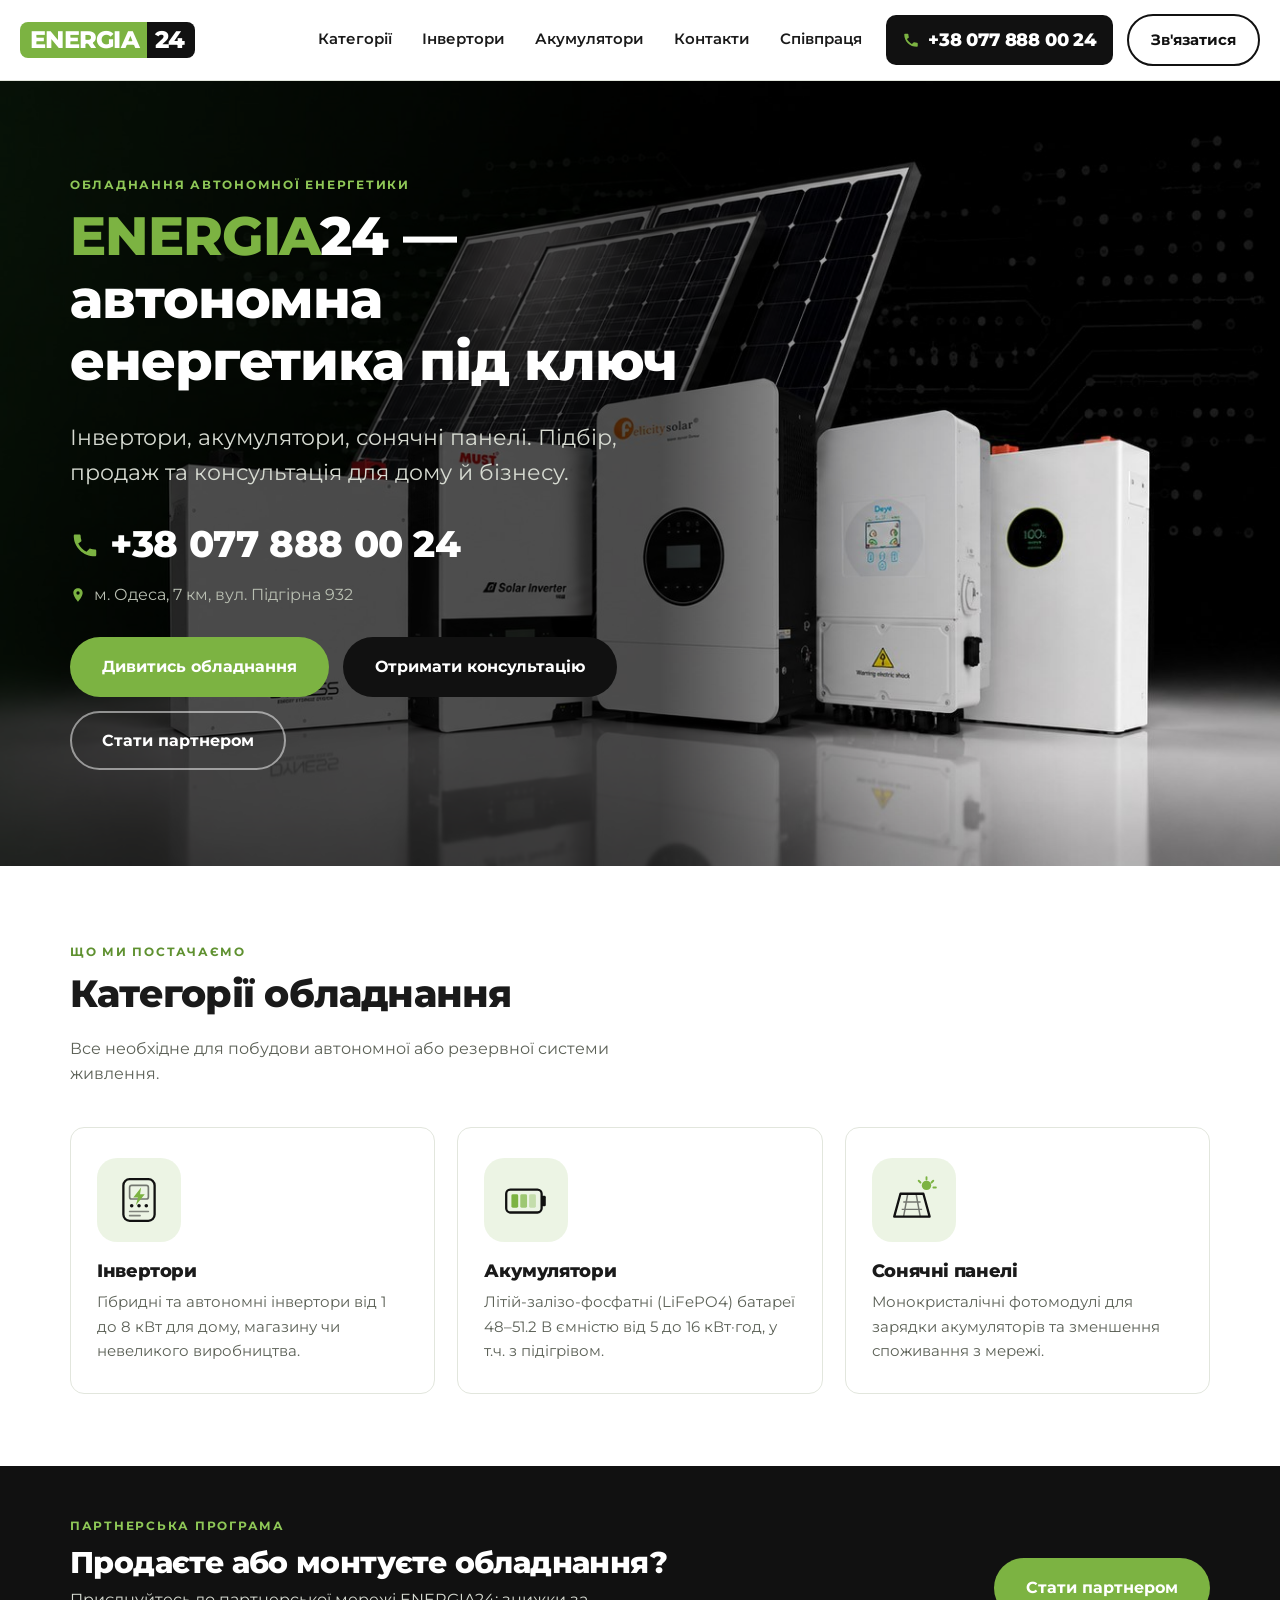
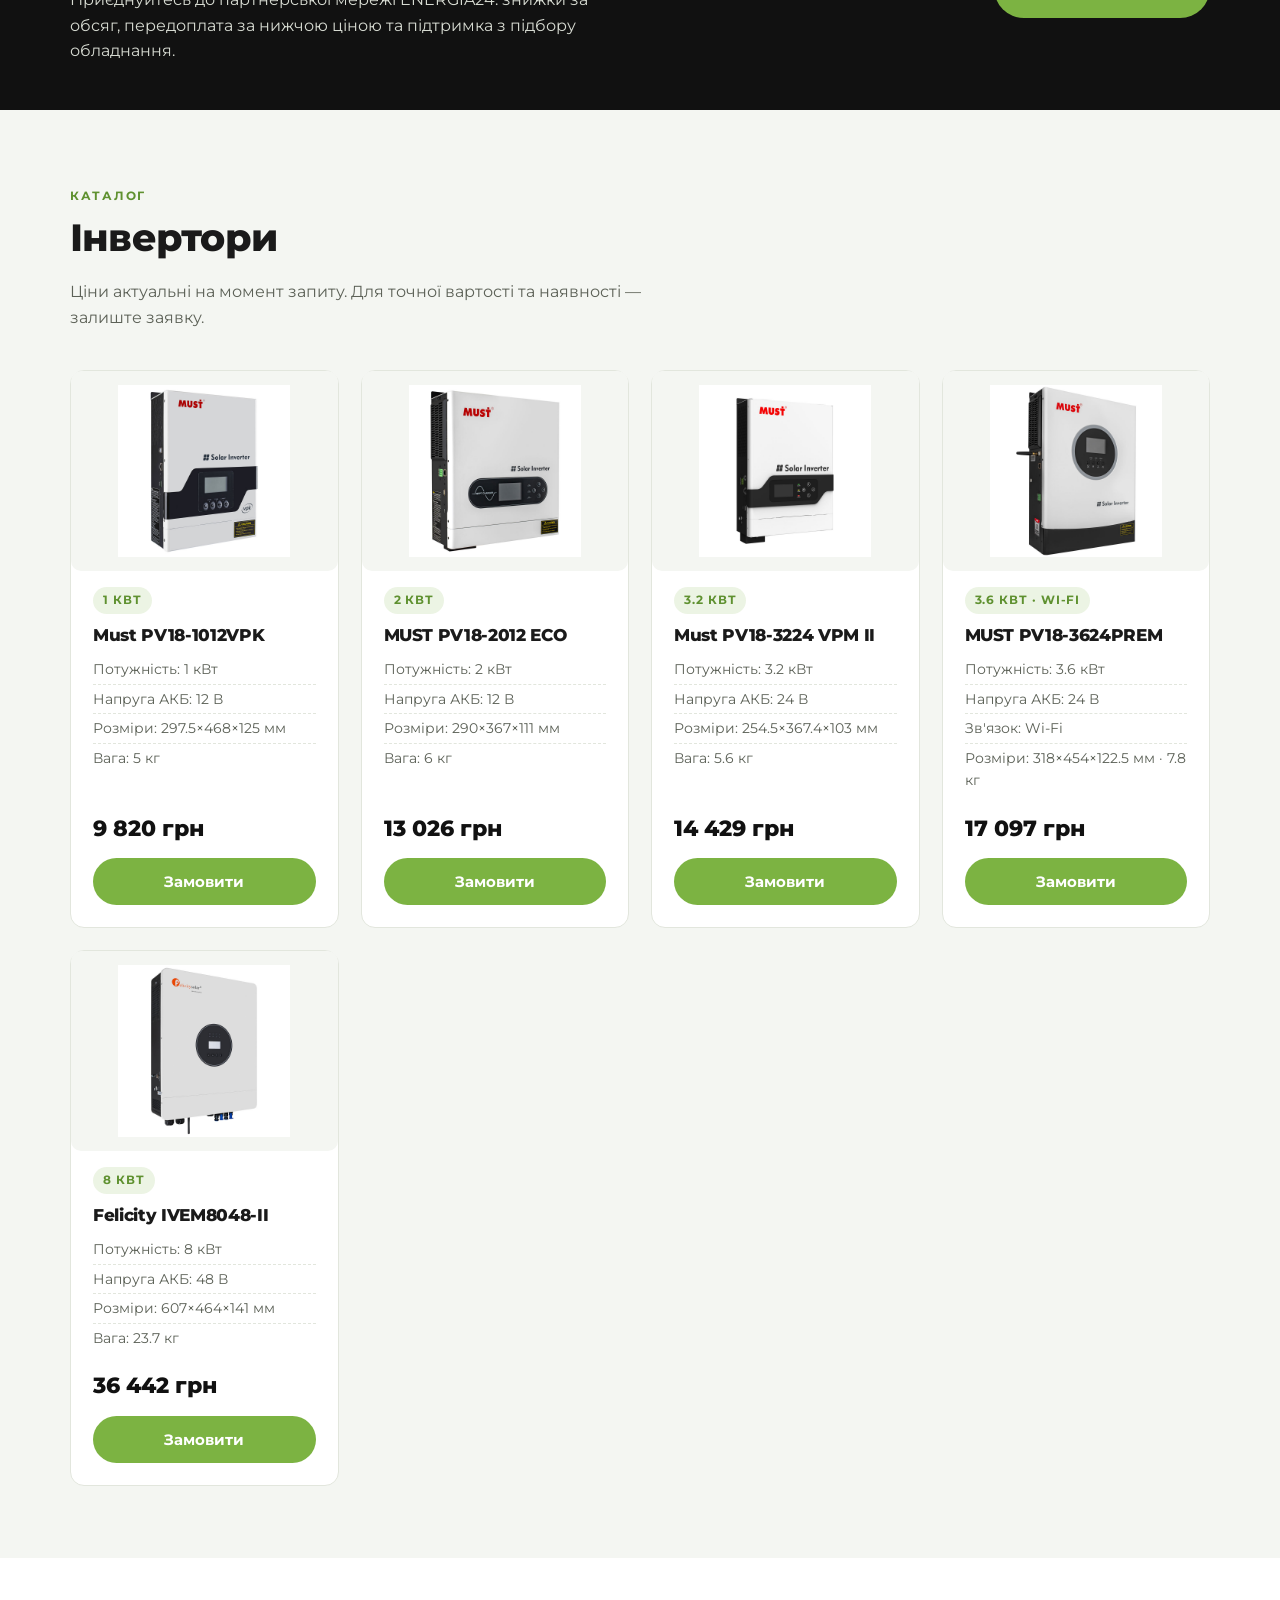
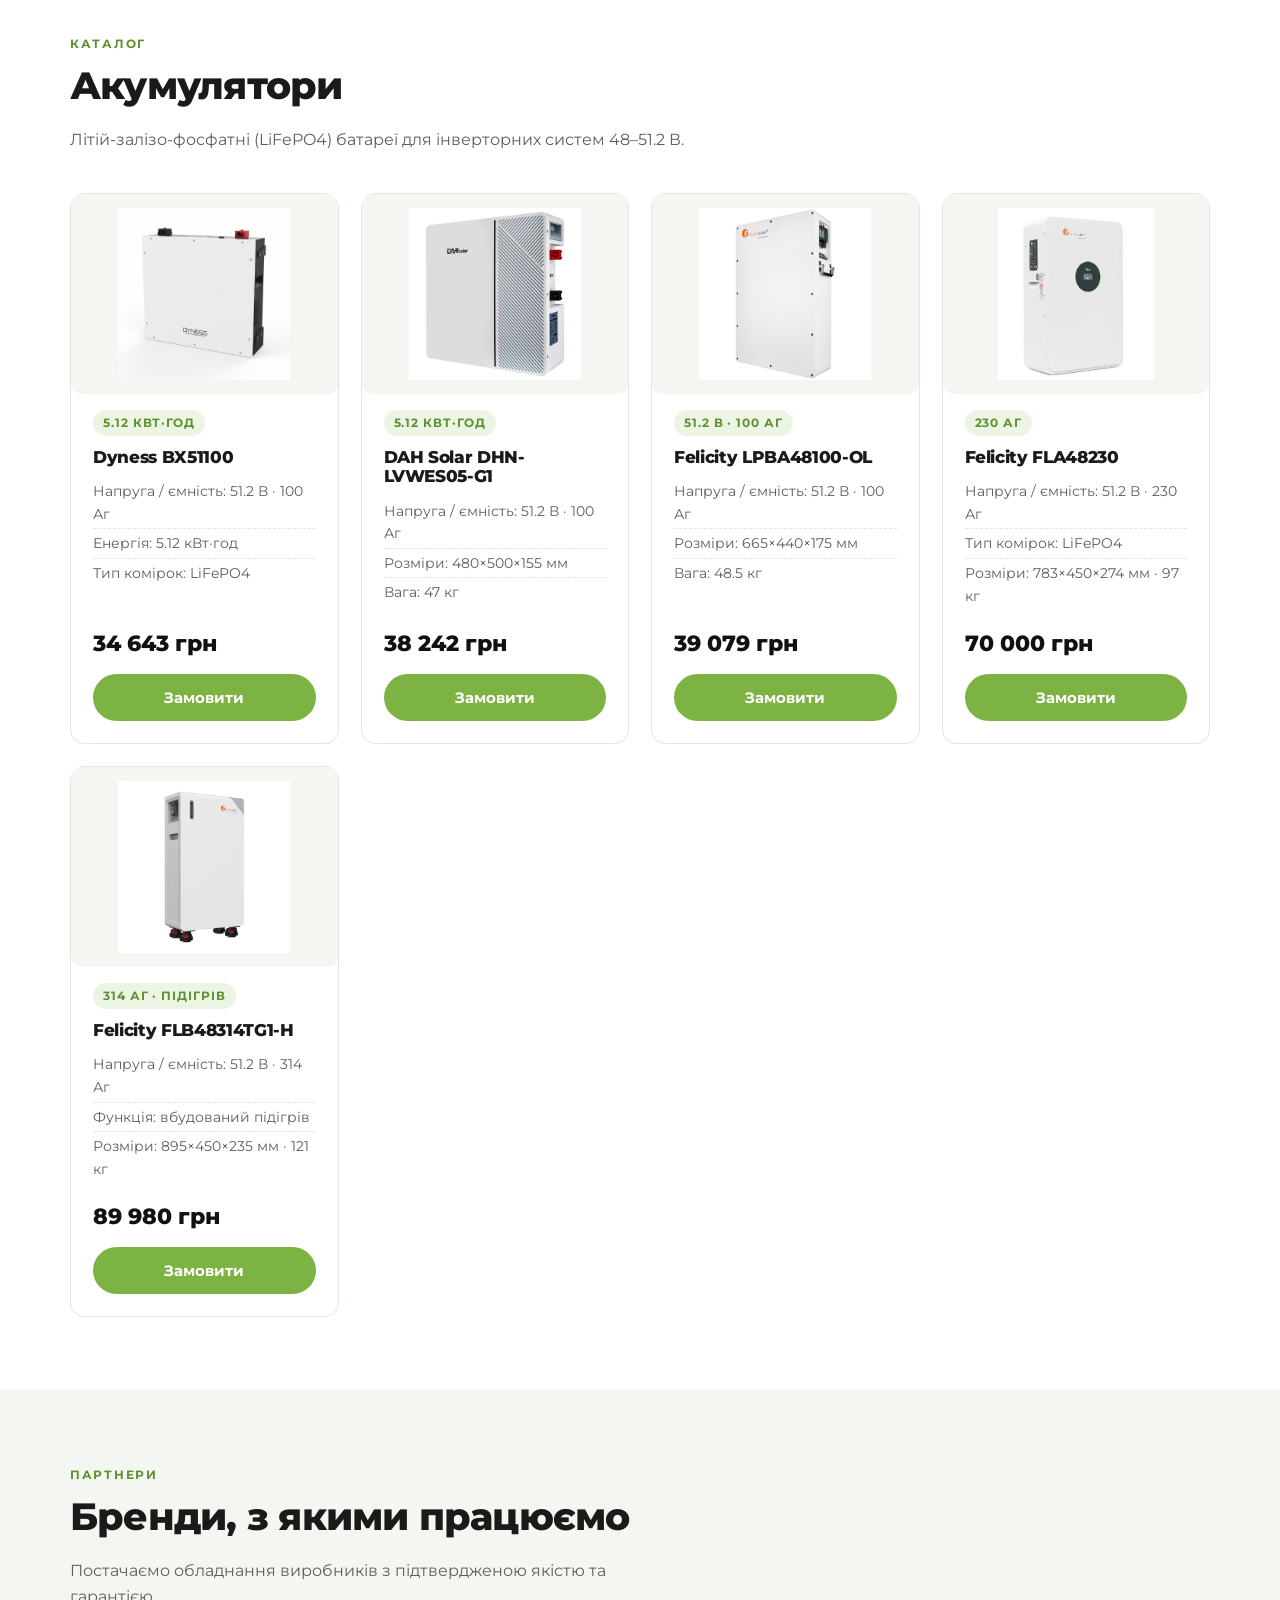
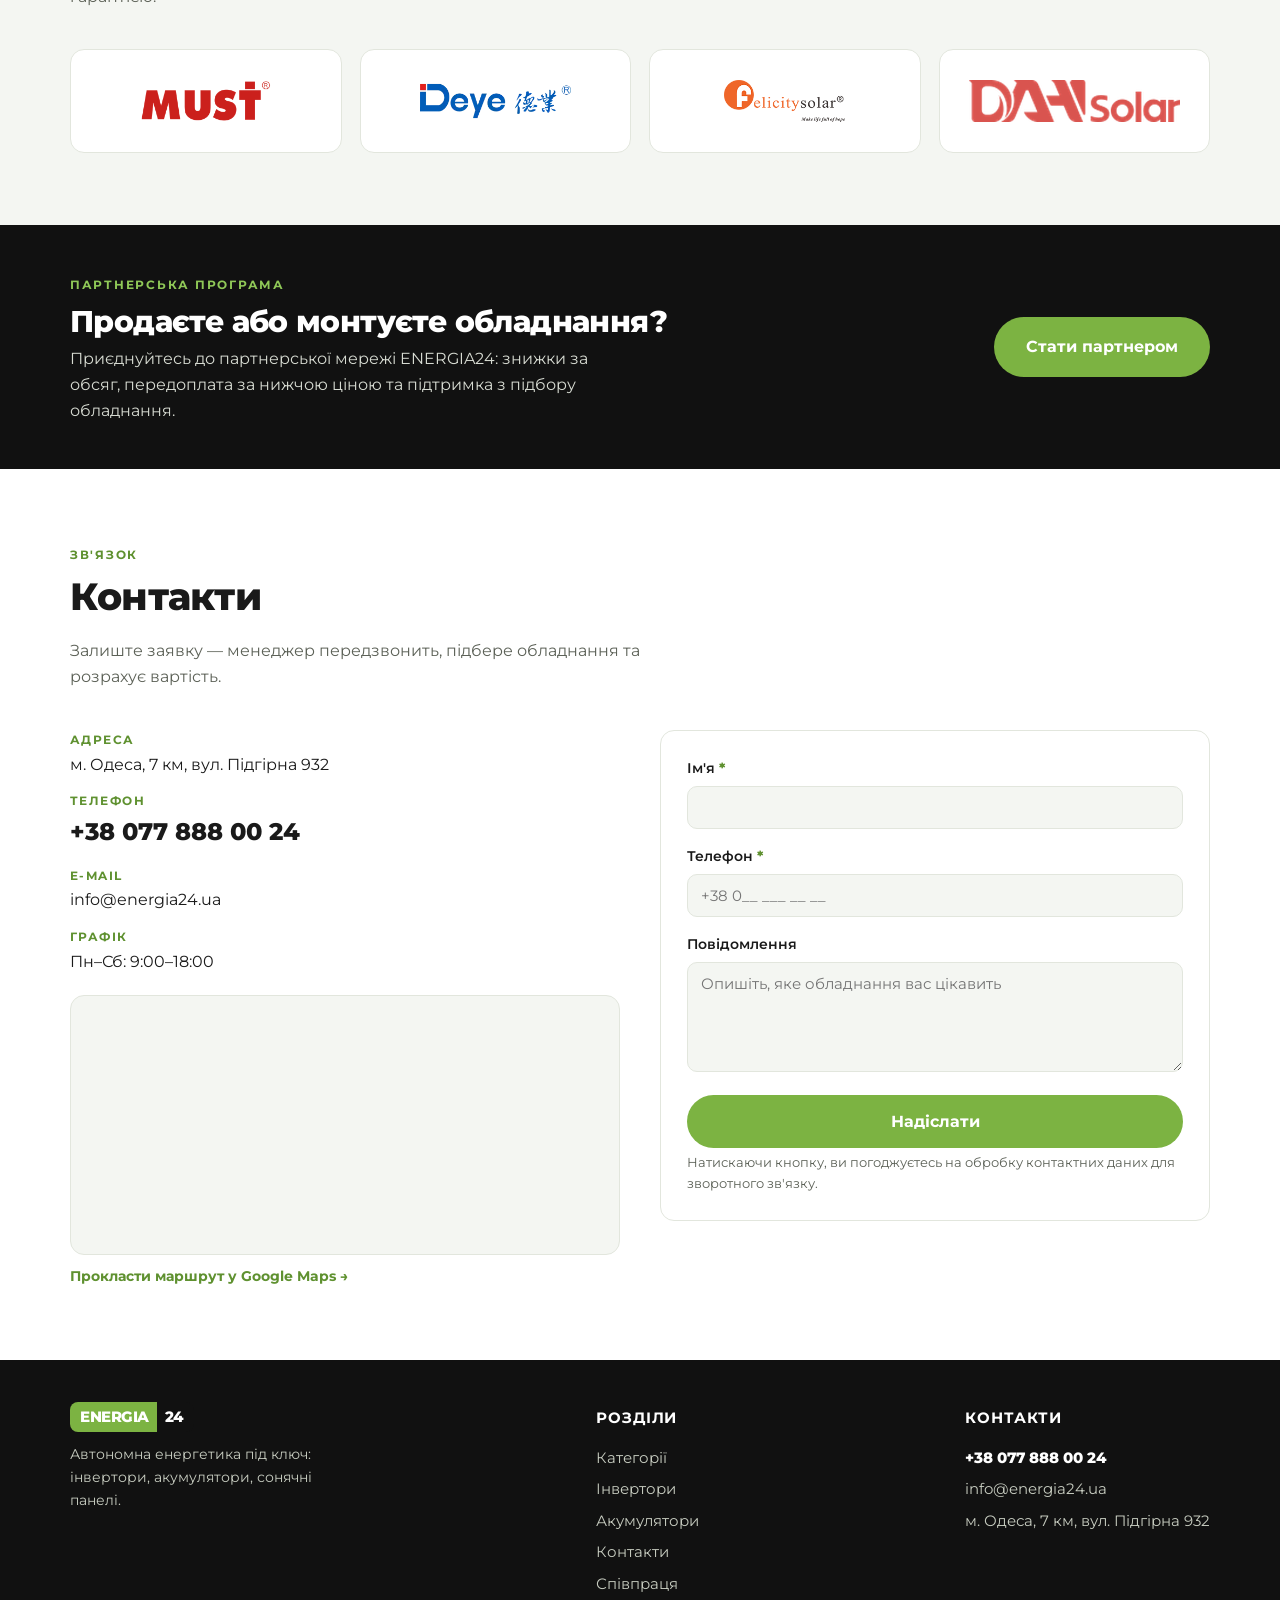
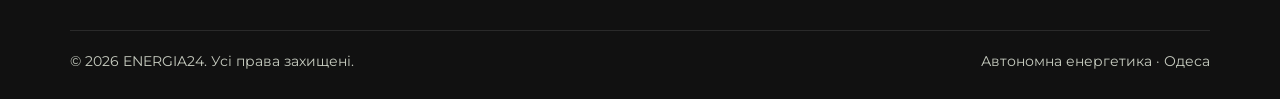
<file: index.html>
<!DOCTYPE html>
<html lang="uk">
<head>
  <meta charset="UTF-8" />
  <meta name="viewport" content="width=device-width, initial-scale=1" />
  <title>ENERGIA24 — автономна енергетика під ключ</title>
  <meta name="description" content="ENERGIA24 — продаж обладнання автономної енергетики в Одесі: інвертори, акумулятори, сонячні панелі. Бренди MUST, Felicity, DAH Solar." />
  <link rel="preconnect" href="https://fonts.googleapis.com" />
  <link rel="preconnect" href="https://fonts.gstatic.com" crossorigin />
  <link href="https://fonts.googleapis.com/css2?family=Montserrat:wght@400;600;700;800&display=swap" rel="stylesheet" />
  <link rel="stylesheet" href="style.css" />
</head>
<body>

  <!-- ================= ШАПКА ================= -->
  <header class="header">
    <div class="header__bar">
      <a href="#top" class="logo" aria-label="ENERGIA24">
        <span class="logo__mark">ENERGIA</span><span class="logo__num">24</span>
      </a>

      <nav class="header__nav" id="nav">
        <a href="#categories">Категорії</a>
        <a href="#inverters">Інвертори</a>
        <a href="#batteries">Акумулятори</a>
        <a href="#contacts">Контакти</a>
        <a href="partnership.html">Співпраця</a>
      </nav>

      <div class="header__actions">
        <a href="tel:+380778880024" class="header__phone">
          <svg width="18" height="18" viewBox="0 0 24 24"><path d="M6.6 10.8c1.4 2.8 3.8 5.2 6.6 6.6l2.2-2.2c.3-.3.7-.4 1-.2 1.1.4 2.3.6 3.6.6.6 0 1 .4 1 1V20c0 .6-.4 1-1 1C10.4 21 3 13.6 3 4.5c0-.6.4-1 1-1h3.5c.6 0 1 .4 1 1 0 1.2.2 2.4.6 3.6.1.4 0 .8-.2 1L6.6 10.8z"/></svg>
          +38 077 888 00 24
        </a>
        <a href="#contacts" class="btn btn--ghost header__contact-btn">Зв'язатися</a>
        <button class="nav-toggle" id="navToggle" aria-label="Меню" aria-expanded="false"><span></span></button>
      </div>
    </div>
  </header>

  <!-- ================= HERO ================= -->
  <section class="hero" id="top">
    <div class="container">
      <div class="hero__inner">
        <span class="eyebrow" style="color:var(--green-light)">Обладнання автономної енергетики</span>
        <h1><span>ENERGIA</span>24 — автономна енергетика під ключ</h1>
        <p class="hero__tagline">Інвертори, акумулятори, сонячні панелі. Підбір, продаж та консультація для дому й бізнесу.</p>

        <div class="hero__phone">
          <svg viewBox="0 0 24 24"><path d="M6.6 10.8c1.4 2.8 3.8 5.2 6.6 6.6l2.2-2.2c.3-.3.7-.4 1-.2 1.1.4 2.3.6 3.6.6.6 0 1 .4 1 1V20c0 .6-.4 1-1 1C10.4 21 3 13.6 3 4.5c0-.6.4-1 1-1h3.5c.6 0 1 .4 1 1 0 1.2.2 2.4.6 3.6.1.4 0 .8-.2 1L6.6 10.8z"/></svg>
          +38 077 888 00 24
        </div>
        <div class="hero__address">
          <svg width="16" height="16" viewBox="0 0 24 24" fill="#7CB342"><path d="M12 2C8.1 2 5 5.1 5 9c0 5.2 7 13 7 13s7-7.8 7-13c0-3.9-3.1-7-7-7zm0 9.5A2.5 2.5 0 1112 6.5a2.5 2.5 0 010 5z"/></svg>
          м. Одеса, 7&nbsp;км, вул. Підгірна&nbsp;932
        </div>

        <div class="hero__cta">
          <a href="#inverters" class="btn btn--primary btn--lg">Дивитись обладнання</a>
          <a href="#contacts" class="btn btn--dark btn--lg">Отримати консультацію</a>
          <a href="partnership.html" class="btn btn--outline btn--lg">Стати партнером</a>
        </div>
      </div>
    </div>
  </section>

  <!-- ================= КАТЕГОРІЇ ================= -->
  <section class="section" id="categories">
    <div class="container">
      <div class="section__head">
        <span class="eyebrow">Що ми постачаємо</span>
        <h2>Категорії обладнання</h2>
        <p>Все необхідне для побудови автономної або резервної системи живлення.</p>
      </div>

      <div class="cats">
        <article class="cat">
          <div class="cat__icon">
            <svg viewBox="0 0 48 48" fill="none">
              <rect x="9" y="4" width="30" height="40" rx="6" stroke="#111111" stroke-width="2.2"/>
              <rect x="15" y="10" width="18" height="13" rx="2" stroke="#111111" stroke-width="1.6" opacity=".55"/>
              <path d="M26 12 L18.5 21.5 H23 L21 29 L29.5 18.5 H25 L26 12 Z" fill="#7CB342"/>
              <circle cx="17" cy="29.5" r="1.7" fill="#111111"/>
              <circle cx="24" cy="29.5" r="1.7" fill="#111111"/>
              <circle cx="31" cy="29.5" r="1.7" fill="#111111"/>
              <path d="M15 35h18M15 39h10" stroke="#111111" stroke-width="1.6" stroke-linecap="round" opacity=".5"/>
            </svg>
          </div>
          <h3>Інвертори</h3>
          <p>Гібридні та автономні інвертори від 1 до 8 кВт для дому, магазину чи невеликого виробництва.</p>
        </article>

        <article class="cat">
          <div class="cat__icon">
            <svg viewBox="0 0 48 48" fill="none">
              <rect x="5" y="14" width="34" height="22" rx="4" stroke="#111111" stroke-width="2.2"/>
              <rect x="39" y="20" width="4" height="10" rx="1.3" fill="#111111"/>
              <rect x="10" y="18.5" width="6.5" height="13" rx="1.4" fill="#7CB342"/>
              <rect x="18.5" y="18.5" width="6.5" height="13" rx="1.4" fill="#7CB342" opacity=".7"/>
              <rect x="27" y="18.5" width="6.5" height="13" rx="1.4" fill="#7CB342" opacity=".35"/>
            </svg>
          </div>
          <h3>Акумулятори</h3>
          <p>Літій-залізо-фосфатні (LiFePO4) батареї 48–51.2 В ємністю від 5 до 16 кВт·год, у т.ч. з підігрівом.</p>
        </article>

        <article class="cat">
          <div class="cat__icon">
            <svg viewBox="0 0 48 48" fill="none">
              <circle cx="36" cy="10" r="4.5" fill="#7CB342"/>
              <g stroke="#7CB342" stroke-width="1.8" stroke-linecap="round">
                <path d="M36 2v2.4M42.5 5.5l-1.7 1.7M45 12h-2.4M28.5 5.5l1.7 1.7"/>
              </g>
              <path d="M5 40 L11 18 H33 L39 40 Z" stroke="#111111" stroke-width="2.2" stroke-linejoin="round"/>
              <path d="M13.7 26H30.3M12.2 33H31.8M18 18L14 40M26 18L30 40" stroke="#111111" stroke-width="1.4" opacity=".55"/>
            </svg>
          </div>
          <h3>Сонячні панелі</h3>
          <p>Монокристалічні фотомодулі для зарядки акумуляторів та зменшення споживання з мережі.</p>
        </article>
      </div>
    </div>
  </section>

  <!-- ================= CTA СПІВПРАЦЯ ================= -->
  <section class="partner-banner">
    <div class="container partner-banner__inner">
      <div>
        <span class="eyebrow" style="color:var(--green-light)">Партнерська програма</span>
        <h2>Продаєте або монтуєте обладнання?</h2>
        <p>Приєднуйтесь до партнерської мережі ENERGIA24: знижки за обсяг, передоплата за нижчою ціною та підтримка з підбору обладнання.</p>
      </div>
      <a href="partnership.html" class="btn btn--primary btn--lg">Стати партнером</a>
    </div>
  </section>

  <!-- ================= ІНВЕРТОРИ ================= -->
  <section class="section section--alt" id="inverters">
    <div class="container">
      <div class="section__head">
        <span class="eyebrow">Каталог</span>
        <h2>Інвертори</h2>
        <p>Ціни актуальні на момент запиту. Для точної вартості та наявності — залиште заявку.</p>
      </div>

      <div class="grid-products">
        <article class="card">
          <div class="card__media"><img src="images/products/inv-1012vpk.jpg" alt="Must PV18-1012VPK" loading="lazy" /></div>
          <span class="card__badge">1 кВт</span>
          <h3 class="card__title">Must PV18-1012VPK</h3>
          <ul class="card__specs">
            <li>Потужність: 1 кВт</li>
            <li>Напруга АКБ: 12 В</li>
            <li>Розміри: 297.5×468×125 мм</li>
            <li>Вага: 5 кг</li>
          </ul>
          <div class="card__foot">
            <div class="card__price">9 820 грн</div>
            <button class="btn btn--primary btn--block js-order" data-product="Інвертор Must PV18-1012VPK, 1 кВт — 9 820 грн">Замовити</button>
          </div>
        </article>

        <article class="card">
          <div class="card__media"><img src="images/products/inv-2012eco.jpg" alt="MUST PV18-2012 ECO" loading="lazy" /></div>
          <span class="card__badge">2 кВт</span>
          <h3 class="card__title">MUST PV18-2012 ECO</h3>
          <ul class="card__specs">
            <li>Потужність: 2 кВт</li>
            <li>Напруга АКБ: 12 В</li>
            <li>Розміри: 290×367×111 мм</li>
            <li>Вага: 6 кг</li>
          </ul>
          <div class="card__foot">
            <div class="card__price">13 026 грн</div>
            <button class="btn btn--primary btn--block js-order" data-product="Інвертор MUST PV18-2012 ECO, 2 кВт — 13 026 грн">Замовити</button>
          </div>
        </article>

        <article class="card">
          <div class="card__media"><img src="images/products/inv-3224vpm.jpg" alt="Must PV18-3224 VPM II" loading="lazy" /></div>
          <span class="card__badge">3.2 кВт</span>
          <h3 class="card__title">Must PV18-3224 VPM II</h3>
          <ul class="card__specs">
            <li>Потужність: 3.2 кВт</li>
            <li>Напруга АКБ: 24 В</li>
            <li>Розміри: 254.5×367.4×103 мм</li>
            <li>Вага: 5.6 кг</li>
          </ul>
          <div class="card__foot">
            <div class="card__price">14 429 грн</div>
            <button class="btn btn--primary btn--block js-order" data-product="Інвертор Must PV18-3224 VPM II, 3.2 кВт — 14 429 грн">Замовити</button>
          </div>
        </article>

        <article class="card">
          <div class="card__media"><img src="images/products/inv-3624prem.jpg" alt="MUST PV18-3624PREM" loading="lazy" /></div>
          <span class="card__badge">3.6 кВт · Wi-Fi</span>
          <h3 class="card__title">MUST PV18-3624PREM</h3>
          <ul class="card__specs">
            <li>Потужність: 3.6 кВт</li>
            <li>Напруга АКБ: 24 В</li>
            <li>Зв'язок: Wi-Fi</li>
            <li>Розміри: 318×454×122.5 мм · 7.8 кг</li>
          </ul>
          <div class="card__foot">
            <div class="card__price">17 097 грн</div>
            <button class="btn btn--primary btn--block js-order" data-product="Інвертор MUST PV18-3624PREM, 3.6 кВт, Wi-Fi — 17 097 грн">Замовити</button>
          </div>
        </article>

        <article class="card">
          <div class="card__media"><img src="images/products/inv-ivem8048.jpg" alt="Felicity IVEM8048-II" loading="lazy" /></div>
          <span class="card__badge">8 кВт</span>
          <h3 class="card__title">Felicity IVEM8048-II</h3>
          <ul class="card__specs">
            <li>Потужність: 8 кВт</li>
            <li>Напруга АКБ: 48 В</li>
            <li>Розміри: 607×464×141 мм</li>
            <li>Вага: 23.7 кг</li>
          </ul>
          <div class="card__foot">
            <div class="card__price">36 442 грн</div>
            <button class="btn btn--primary btn--block js-order" data-product="Інвертор Felicity IVEM8048-II, 8 кВт — 36 442 грн">Замовити</button>
          </div>
        </article>
      </div>
    </div>
  </section>

  <!-- ================= АКУМУЛЯТОРИ ================= -->
  <section class="section" id="batteries">
    <div class="container">
      <div class="section__head">
        <span class="eyebrow">Каталог</span>
        <h2>Акумулятори</h2>
        <p>Літій-залізо-фосфатні (LiFePO4) батареї для інверторних систем 48–51.2 В.</p>
      </div>

      <div class="grid-products">
        <article class="card">
          <div class="card__media"><img src="images/products/bat-bx51100.jpg" alt="Dyness BX51100" loading="lazy" /></div>
          <span class="card__badge">5.12 кВт·год</span>
          <h3 class="card__title">Dyness BX51100</h3>
          <ul class="card__specs">
            <li>Напруга / ємність: 51.2 В · 100 Аг</li>
            <li>Енергія: 5.12 кВт·год</li>
            <li>Тип комірок: LiFePO4</li>
          </ul>
          <div class="card__foot">
            <div class="card__price">34 643 грн</div>
            <button class="btn btn--primary btn--block js-order" data-product="Акумулятор Dyness BX51100, 51.2V 100Ah — 34 643 грн">Замовити</button>
          </div>
        </article>

        <article class="card">
          <div class="card__media"><img src="images/products/bat-dhn-lvwes05.jpg" alt="DAH Solar DHN-LVWES05-G1" loading="lazy" /></div>
          <span class="card__badge">5.12 кВт·год</span>
          <h3 class="card__title">DAH Solar DHN-LVWES05-G1</h3>
          <ul class="card__specs">
            <li>Напруга / ємність: 51.2 В · 100 Аг</li>
            <li>Розміри: 480×500×155 мм</li>
            <li>Вага: 47 кг</li>
          </ul>
          <div class="card__foot">
            <div class="card__price">38 242 грн</div>
            <button class="btn btn--primary btn--block js-order" data-product="Акумулятор DAH Solar DHN-LVWES05-G1, 51.2V 100Ah — 38 242 грн">Замовити</button>
          </div>
        </article>

        <article class="card">
          <div class="card__media"><img src="images/products/bat-lpba48100.jpg" alt="Felicity LPBA48100-OL" loading="lazy" /></div>
          <span class="card__badge">51.2 В · 100 Аг</span>
          <h3 class="card__title">Felicity LPBA48100-OL</h3>
          <ul class="card__specs">
            <li>Напруга / ємність: 51.2 В · 100 Аг</li>
            <li>Розміри: 665×440×175 мм</li>
            <li>Вага: 48.5 кг</li>
          </ul>
          <div class="card__foot">
            <div class="card__price">39 079 грн</div>
            <button class="btn btn--primary btn--block js-order" data-product="Акумулятор Felicity LPBA48100-OL, 51.2V 100Ah — 39 079 грн">Замовити</button>
          </div>
        </article>

        <article class="card">
          <div class="card__media"><img src="images/products/bat-fla48230.jpg" alt="Felicity FLA48230" loading="lazy" /></div>
          <span class="card__badge">230 Аг</span>
          <h3 class="card__title">Felicity FLA48230</h3>
          <ul class="card__specs">
            <li>Напруга / ємність: 51.2 В · 230 Аг</li>
            <li>Тип комірок: LiFePO4</li>
            <li>Розміри: 783×450×274 мм · 97 кг</li>
          </ul>
          <div class="card__foot">
            <div class="card__price">70 000 грн</div>
            <button class="btn btn--primary btn--block js-order" data-product="Акумулятор Felicity FLA48230, 51.2V 230Ah — 70 000 грн">Замовити</button>
          </div>
        </article>

        <article class="card">
          <div class="card__media"><img src="images/products/bat-flb48314tg1.jpg" alt="Felicity FLB48314TG1-H" loading="lazy" /></div>
          <span class="card__badge">314 Аг · підігрів</span>
          <h3 class="card__title">Felicity FLB48314TG1-H</h3>
          <ul class="card__specs">
            <li>Напруга / ємність: 51.2 В · 314 Аг</li>
            <li>Функція: вбудований підігрів</li>
            <li>Розміри: 895×450×235 мм · 121 кг</li>
          </ul>
          <div class="card__foot">
            <div class="card__price">89 980 грн</div>
            <button class="btn btn--primary btn--block js-order" data-product="Акумулятор Felicity FLB48314TG1-H, 51.2V 314Ah з підігрівом — 89 980 грн">Замовити</button>
          </div>
        </article>
      </div>
    </div>
  </section>

  <!-- ================= БРЕНДИ ================= -->
  <section class="section section--alt">
    <div class="container">
      <div class="section__head">
        <span class="eyebrow">Партнери</span>
        <h2>Бренди, з якими працюємо</h2>
        <p>Постачаємо обладнання виробників з підтвердженою якістю та гарантією.</p>
      </div>

      <div class="brands">
        <div class="brand"><img src="images/brands/must.png" alt="MUST" loading="lazy" /></div>
        <div class="brand"><img src="images/brands/deye.png" alt="Deye" loading="lazy" /></div>
        <div class="brand"><img src="images/brands/felicity.png" alt="Felicity Solar" loading="lazy" /></div>
        <div class="brand"><img src="images/brands/dahsolar.png" alt="DAH Solar" loading="lazy" /></div>
      </div>
    </div>
  </section>

  <!-- ================= CTA СПІВПРАЦЯ ================= -->
  <section class="partner-banner">
    <div class="container partner-banner__inner">
      <div>
        <span class="eyebrow" style="color:var(--green-light)">Партнерська програма</span>
        <h2>Продаєте або монтуєте обладнання?</h2>
        <p>Приєднуйтесь до партнерської мережі ENERGIA24: знижки за обсяг, передоплата за нижчою ціною та підтримка з підбору обладнання.</p>
      </div>
      <a href="partnership.html" class="btn btn--primary btn--lg">Стати партнером</a>
    </div>
  </section>

  <!-- ================= КОНТАКТИ ================= -->
  <section class="section" id="contacts">
    <div class="container">
      <div class="section__head">
        <span class="eyebrow">Зв'язок</span>
        <h2>Контакти</h2>
        <p>Залиште заявку — менеджер передзвонить, підбере обладнання та розрахує вартість.</p>
      </div>

      <div class="contacts">
        <div class="contacts__info">
          <p>
            <span class="label">Адреса</span>
            м. Одеса, 7&nbsp;км, вул. Підгірна&nbsp;932
          </p>
          <p>
            <span class="label">Телефон</span>
            <a href="tel:+380778880024" class="big">+38 077 888 00 24</a>
          </p>
          <p>
            <span class="label">E-mail</span>
            <a href="mailto:info@energia24.ua">info@energia24.ua</a>
          </p>
          <p>
            <span class="label">Графік</span>
            Пн–Сб: 9:00–18:00
          </p>

          <div class="map">
            <iframe
              src="https://www.google.com/maps?q=46.442051,30.644602&hl=uk&z=16&output=embed"
              width="100%" height="100%" style="border:0"
              allowfullscreen="" loading="lazy"
              referrerpolicy="no-referrer-when-downgrade"
              title="ENERGIA24 на карті — вул. Підгірна 932, Одеса">
            </iframe>
          </div>
          <a class="map__link" href="https://www.google.com/maps/place/%D0%B2%D1%83%D0%BB%D0%B8%D1%86%D1%8F+%D0%9F%D1%96%D0%B4%D0%B3%D1%96%D1%80%D0%BD%D0%B0,+932,+%D0%9E%D0%B4%D0%B5%D1%81%D0%B0,+%D0%9E%D0%B4%D0%B5%D1%81%D1%8C%D0%BA%D0%B0+%D0%BE%D0%B1%D0%BB%D0%B0%D1%81%D1%82%D1%8C,+65000/@46.442051,30.6420271,17z" target="_blank" rel="noopener">Прокласти маршрут у Google Maps →</a>
        </div>

        <form class="form" id="contactForm" novalidate>
          <div class="field field--req">
            <label for="cf-name">Ім'я</label>
            <input type="text" id="cf-name" name="name" required autocomplete="name" />
          </div>
          <div class="field field--req">
            <label for="cf-phone">Телефон</label>
            <input type="tel" id="cf-phone" name="phone" required autocomplete="tel" placeholder="+38 0__ ___ __ __" />
          </div>
          <div class="field">
            <label for="cf-message">Повідомлення</label>
            <textarea id="cf-message" name="message" placeholder="Опишіть, яке обладнання вас цікавить"></textarea>
          </div>
          <button type="submit" class="btn btn--primary btn--block btn--lg">Надіслати</button>
          <p class="form__note">Натискаючи кнопку, ви погоджуєтесь на обробку контактних даних для зворотного зв'язку.</p>
          <div class="form-status form-status--ok" id="contactStatus" role="status"></div>
        </form>
      </div>
    </div>
  </section>

  <!-- ================= ФУТЕР ================= -->
  <footer class="footer">
    <div class="container">
      <div class="footer__grid">
        <div class="footer__col">
          <a href="#top" class="logo logo--onlight" aria-label="ENERGIA24">
            <span class="logo__mark">ENERGIA</span><span class="logo__num">24</span>
          </a>
          <p style="margin:14px 0 0;max-width:260px;font-size:.9rem">Автономна енергетика під ключ: інвертори, акумулятори, сонячні панелі.</p>
        </div>

        <div class="footer__col">
          <h4>Розділи</h4>
          <a href="#categories">Категорії</a>
          <a href="#inverters">Інвертори</a>
          <a href="#batteries">Акумулятори</a>
          <a href="#contacts">Контакти</a>
          <a href="partnership.html">Співпраця</a>
        </div>

        <div class="footer__col">
          <h4>Контакти</h4>
          <a href="tel:+380778880024" class="footer__phone">+38 077 888 00 24</a>
          <a href="mailto:info@energia24.ua">info@energia24.ua</a>
          <a href="#contacts">м. Одеса, 7 км, вул. Підгірна 932</a>
        </div>
      </div>

      <div class="footer__bottom">
        <span>© <span id="year"></span> ENERGIA24. Усі права захищені.</span>
        <span>Автономна енергетика · Одеса</span>
      </div>
    </div>
  </footer>

  <script src="script.js"></script>
</body>
</html>
</file>
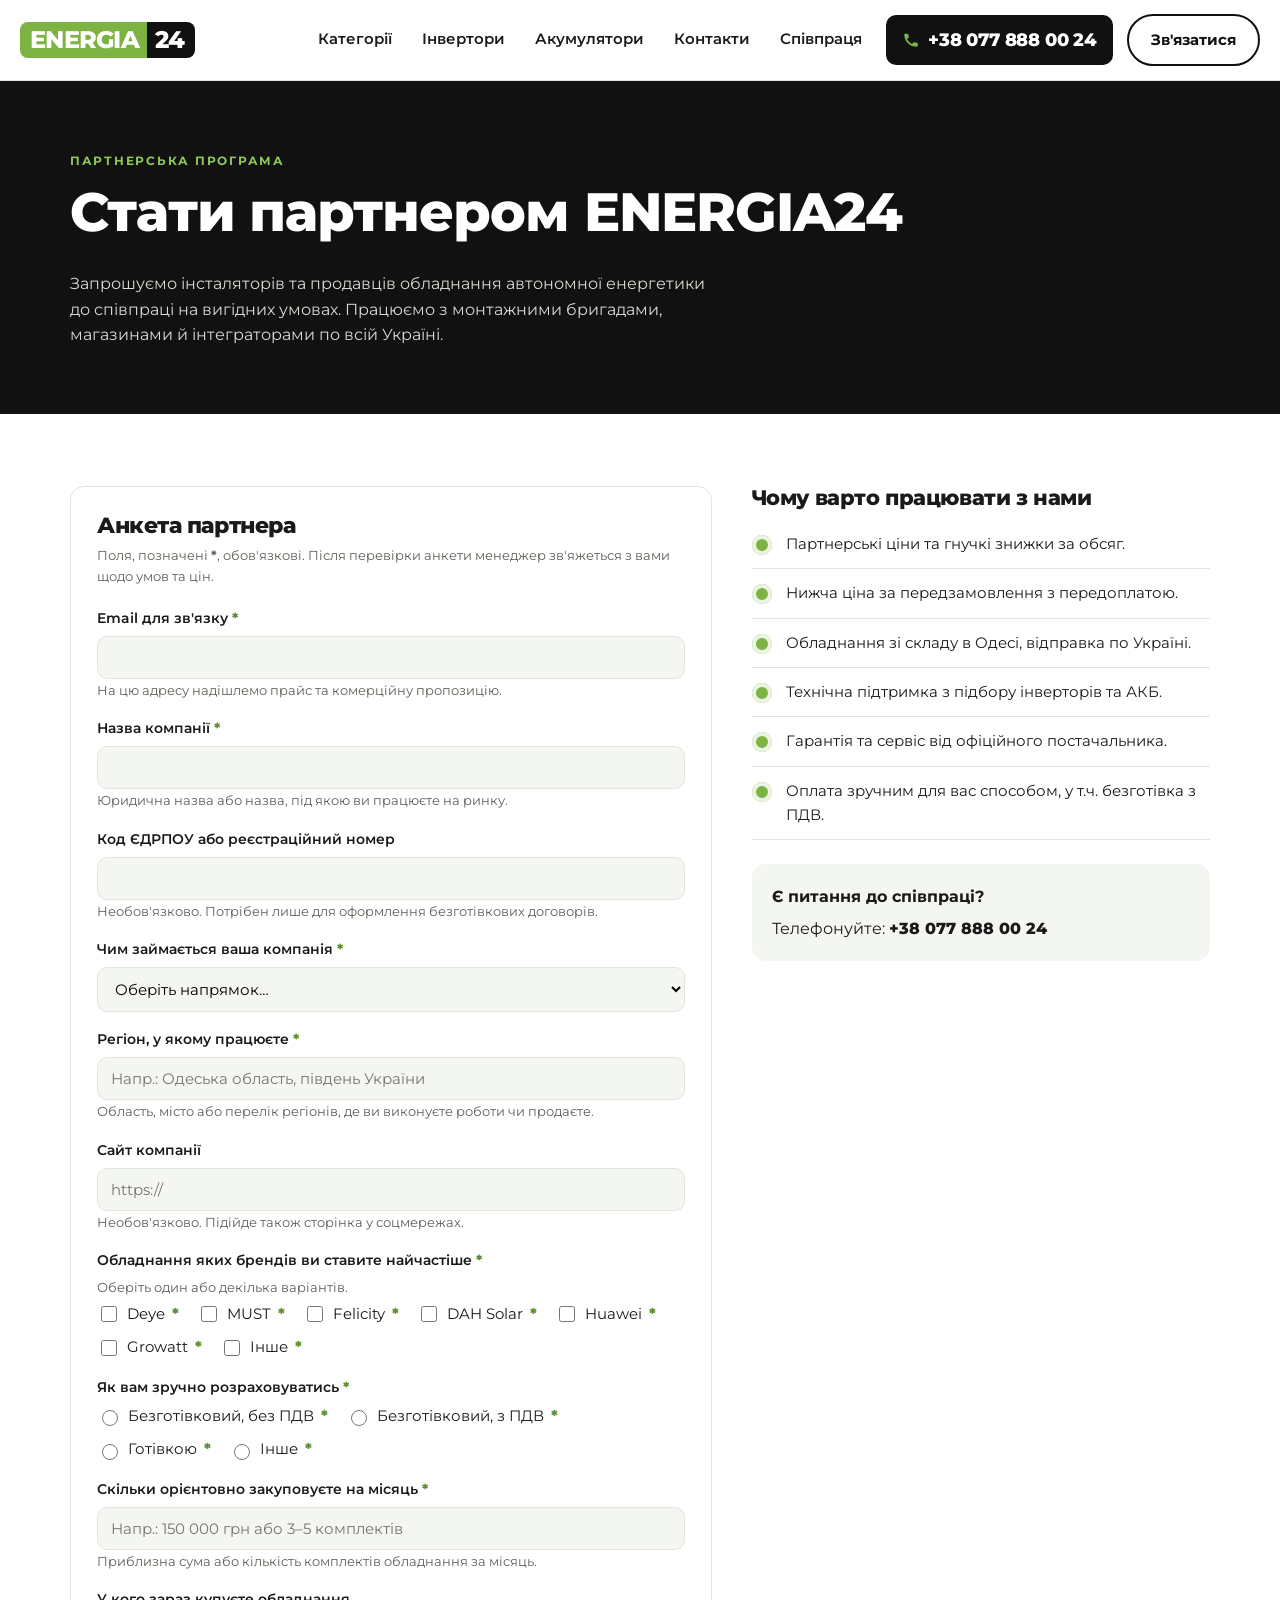
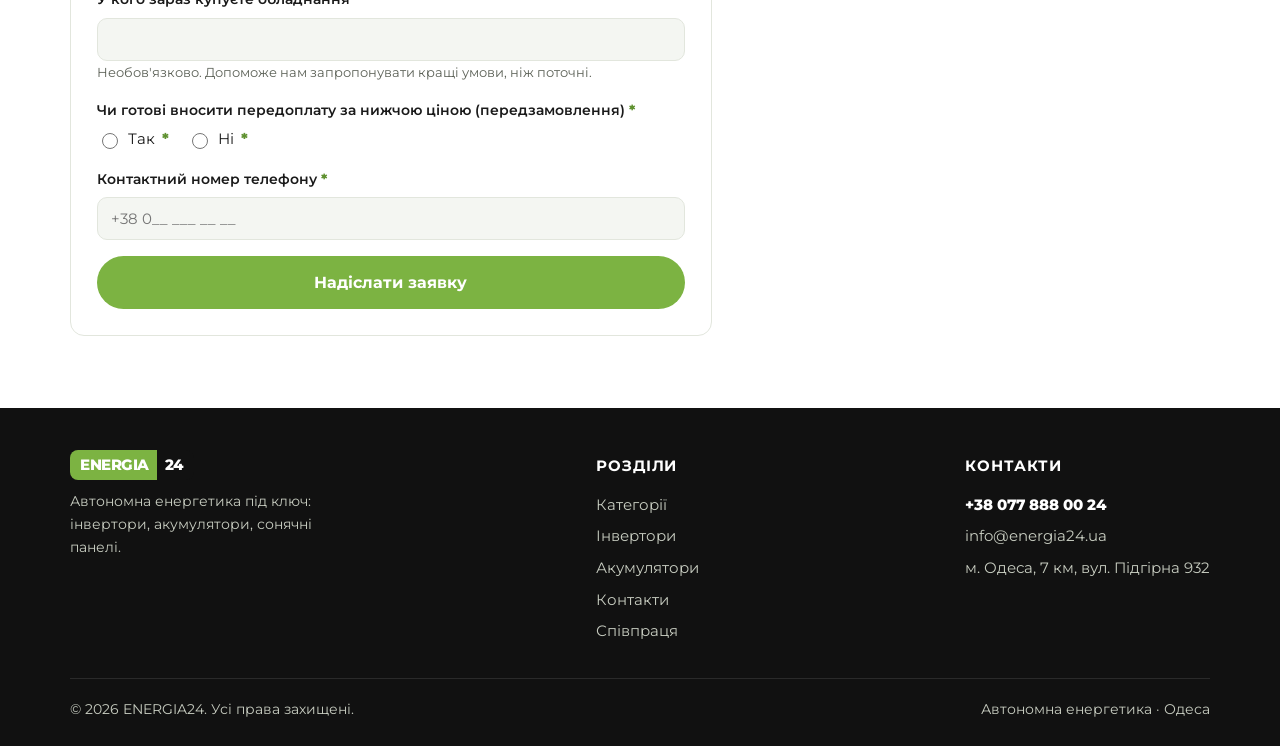
<file: partnership.html>
<!DOCTYPE html>
<html lang="uk">
<head>
  <meta charset="UTF-8" />
  <meta name="viewport" content="width=device-width, initial-scale=1" />
  <title>Співпраця — стати партнером ENERGIA24</title>
  <meta name="description" content="Партнерська програма ENERGIA24 для інсталяторів та продавців обладнання автономної енергетики. Заповніть анкету партнера." />
  <link rel="preconnect" href="https://fonts.googleapis.com" />
  <link rel="preconnect" href="https://fonts.gstatic.com" crossorigin />
  <link href="https://fonts.googleapis.com/css2?family=Montserrat:wght@400;600;700;800&display=swap" rel="stylesheet" />
  <link rel="stylesheet" href="style.css" />
</head>
<body>

  <!-- ================= ШАПКА ================= -->
  <header class="header">
    <div class="header__bar">
      <a href="index.html#top" class="logo" aria-label="ENERGIA24">
        <span class="logo__mark">ENERGIA</span><span class="logo__num">24</span>
      </a>

      <nav class="header__nav" id="nav">
        <a href="index.html#categories">Категорії</a>
        <a href="index.html#inverters">Інвертори</a>
        <a href="index.html#batteries">Акумулятори</a>
        <a href="index.html#contacts">Контакти</a>
        <a href="partnership.html">Співпраця</a>
      </nav>

      <div class="header__actions">
        <a href="tel:+380778880024" class="header__phone">
          <svg width="18" height="18" viewBox="0 0 24 24"><path d="M6.6 10.8c1.4 2.8 3.8 5.2 6.6 6.6l2.2-2.2c.3-.3.7-.4 1-.2 1.1.4 2.3.6 3.6.6.6 0 1 .4 1 1V20c0 .6-.4 1-1 1C10.4 21 3 13.6 3 4.5c0-.6.4-1 1-1h3.5c.6 0 1 .4 1 1 0 1.2.2 2.4.6 3.6.1.4 0 .8-.2 1L6.6 10.8z"/></svg>
          +38 077 888 00 24
        </a>
        <a href="index.html#contacts" class="btn btn--ghost header__contact-btn">Зв'язатися</a>
        <button class="nav-toggle" id="navToggle" aria-label="Меню" aria-expanded="false"><span></span></button>
      </div>
    </div>
  </header>

  <!-- ================= HERO СТОРІНКИ ================= -->
  <section class="page-hero">
    <div class="container">
      <span class="eyebrow">Партнерська програма</span>
      <h1>Стати партнером ENERGIA24</h1>
      <p>Запрошуємо інсталяторів та продавців обладнання автономної енергетики до співпраці на вигідних умовах. Працюємо з монтажними бригадами, магазинами й інтеграторами по всій Україні.</p>
    </div>
  </section>

  <!-- ================= КОНТЕНТ ================= -->
  <section class="section">
    <div class="container">
      <div class="partner-grid">

        <!-- Форма-анкета -->
        <form class="form" id="partnerForm" novalidate>
          <h2 style="font-size:1.4rem;margin-bottom:6px">Анкета партнера</h2>
          <p class="form__note" style="margin-bottom:20px">Поля, позначені <b>*</b>, обов'язкові. Після перевірки анкети менеджер зв'яжеться з вами щодо умов та цін.</p>

          <div class="field field--req">
            <label for="pf-email">Email для зв'язку</label>
            <input type="email" id="pf-email" name="email" required autocomplete="email" />
            <span class="hint">На цю адресу надішлемо прайс та комерційну пропозицію.</span>
          </div>

          <div class="field field--req">
            <label for="pf-company">Назва компанії</label>
            <input type="text" id="pf-company" name="company" required />
            <span class="hint">Юридична назва або назва, під якою ви працюєте на ринку.</span>
          </div>

          <div class="field">
            <label for="pf-edrpou">Код ЄДРПОУ або реєстраційний номер</label>
            <input type="text" id="pf-edrpou" name="edrpou" inputmode="numeric" />
            <span class="hint">Необов'язково. Потрібен лише для оформлення безготівкових договорів.</span>
          </div>

          <div class="field field--req">
            <label for="pf-activity">Чим займається ваша компанія</label>
            <select id="pf-activity" name="activity" required>
              <option value="" selected disabled>Оберіть напрямок…</option>
              <option>Монтаж / інсталяція</option>
              <option>Продаж обладнання</option>
              <option>Монтаж і продаж</option>
              <option>Інше</option>
            </select>
          </div>

          <div class="field field--req">
            <label for="pf-region">Регіон, у якому працюєте</label>
            <input type="text" id="pf-region" name="region" required placeholder="Напр.: Одеська область, південь України" />
            <span class="hint">Область, місто або перелік регіонів, де ви виконуєте роботи чи продаєте.</span>
          </div>

          <div class="field">
            <label for="pf-site">Сайт компанії</label>
            <input type="url" id="pf-site" name="site" placeholder="https://" />
            <span class="hint">Необов'язково. Підійде також сторінка у соцмережах.</span>
          </div>

          <div class="field field--req">
            <label>Обладнання яких брендів ви ставите найчастіше</label>
            <span class="hint">Оберіть один або декілька варіантів.</span>
            <div class="choices">
              <label><input type="checkbox" name="brands" value="Deye" /> Deye</label>
              <label><input type="checkbox" name="brands" value="MUST" /> MUST</label>
              <label><input type="checkbox" name="brands" value="Felicity" /> Felicity</label>
              <label><input type="checkbox" name="brands" value="DAH Solar" /> DAH Solar</label>
              <label><input type="checkbox" name="brands" value="Huawei" /> Huawei</label>
              <label><input type="checkbox" name="brands" value="Growatt" /> Growatt</label>
              <label><input type="checkbox" name="brands" value="Інше" /> Інше</label>
            </div>
          </div>

          <div class="field field--req">
            <label>Як вам зручно розраховуватись</label>
            <div class="choices">
              <label><input type="radio" name="payment" value="Безготівка без ПДВ" required /> Безготівковий, без ПДВ</label>
              <label><input type="radio" name="payment" value="Безготівка з ПДВ" /> Безготівковий, з ПДВ</label>
              <label><input type="radio" name="payment" value="Готівка" /> Готівкою</label>
              <label><input type="radio" name="payment" value="Інше" /> Інше</label>
            </div>
          </div>

          <div class="field field--req">
            <label for="pf-volume">Скільки орієнтовно закуповуєте на місяць</label>
            <input type="text" id="pf-volume" name="volume" required placeholder="Напр.: 150 000 грн або 3–5 комплектів" />
            <span class="hint">Приблизна сума або кількість комплектів обладнання за місяць.</span>
          </div>

          <div class="field">
            <label for="pf-suppliers">У кого зараз купуєте обладнання</label>
            <input type="text" id="pf-suppliers" name="suppliers" />
            <span class="hint">Необов'язково. Допоможе нам запропонувати кращі умови, ніж поточні.</span>
          </div>

          <div class="field field--req">
            <label>Чи готові вносити передоплату за нижчою ціною (передзамовлення)</label>
            <div class="choices">
              <label><input type="radio" name="prepay" value="Так" required /> Так</label>
              <label><input type="radio" name="prepay" value="Ні" /> Ні</label>
            </div>
          </div>

          <div class="field field--req">
            <label for="pf-phone">Контактний номер телефону</label>
            <input type="tel" id="pf-phone" name="phone" required autocomplete="tel" placeholder="+38 0__ ___ __ __" />
          </div>

          <button type="submit" class="btn btn--primary btn--block btn--lg">Надіслати заявку</button>
          <div class="form-status form-status--ok" id="partnerStatus" role="status"></div>
        </form>

        <!-- Переваги -->
        <aside>
          <h2 style="font-size:1.3rem">Чому варто працювати з нами</h2>
          <ul class="partner-perks">
            <li>Партнерські ціни та гнучкі знижки за обсяг.</li>
            <li>Нижча ціна за передзамовлення з передоплатою.</li>
            <li>Обладнання зі складу в Одесі, відправка по Україні.</li>
            <li>Технічна підтримка з підбору інверторів та АКБ.</li>
            <li>Гарантія та сервіс від офіційного постачальника.</li>
            <li>Оплата зручним для вас способом, у т.ч. безготівка з ПДВ.</li>
          </ul>

          <div style="margin-top:24px;padding:20px;border-radius:14px;background:var(--gray-bg)">
            <p style="margin:0 0 6px;font-weight:700">Є питання до співпраці?</p>
            <p style="margin:0">Телефонуйте: <a href="tel:+380778880024" style="font-weight:800">+38 077 888 00 24</a></p>
          </div>
        </aside>

      </div>
    </div>
  </section>

  <!-- ================= ФУТЕР ================= -->
  <footer class="footer">
    <div class="container">
      <div class="footer__grid">
        <div class="footer__col">
          <a href="index.html#top" class="logo logo--onlight" aria-label="ENERGIA24">
            <span class="logo__mark">ENERGIA</span><span class="logo__num">24</span>
          </a>
          <p style="margin:14px 0 0;max-width:260px;font-size:.9rem">Автономна енергетика під ключ: інвертори, акумулятори, сонячні панелі.</p>
        </div>

        <div class="footer__col">
          <h4>Розділи</h4>
          <a href="index.html#categories">Категорії</a>
          <a href="index.html#inverters">Інвертори</a>
          <a href="index.html#batteries">Акумулятори</a>
          <a href="index.html#contacts">Контакти</a>
          <a href="partnership.html">Співпраця</a>
        </div>

        <div class="footer__col">
          <h4>Контакти</h4>
          <a href="tel:+380778880024" class="footer__phone">+38 077 888 00 24</a>
          <a href="mailto:info@energia24.ua">info@energia24.ua</a>
          <a href="index.html#contacts">м. Одеса, 7 км, вул. Підгірна 932</a>
        </div>
      </div>

      <div class="footer__bottom">
        <span>© <span id="year"></span> ENERGIA24. Усі права захищені.</span>
        <span>Автономна енергетика · Одеса</span>
      </div>
    </div>
  </footer>

  <script src="script.js"></script>
</body>
</html>
</file>
<file: style.css>
/* ==========================================================================
   ENERGIA24 — стилі
   Кольори: яскраво-зелений / чорний / білий
   ========================================================================== */

:root {
  --green: #7CB342;
  --green-dark: #5f9130;
  --green-light: #8fc857;
  --black: #111111;
  --ink: #1a1a1a;
  --white: #ffffff;
  --gray-bg: #f4f6f2;
  --gray-line: #e2e6dd;
  --gray-text: #5c6157;
  --radius: 14px;
  --shadow: 0 6px 24px rgba(17, 17, 17, 0.10);
  --shadow-hover: 0 14px 38px rgba(124, 179, 66, 0.28);
  --maxw: 1180px;
  --font: "Montserrat", "Segoe UI", system-ui, -apple-system, Roboto, Arial, sans-serif;
}

* { box-sizing: border-box; }

html { scroll-behavior: smooth; }

body {
  margin: 0;
  font-family: var(--font);
  color: var(--ink);
  background: var(--white);
  line-height: 1.6;
  -webkit-font-smoothing: antialiased;
}

img { max-width: 100%; display: block; }

a { color: inherit; text-decoration: none; }

.container {
  width: 100%;
  max-width: var(--maxw);
  margin: 0 auto;
  padding: 0 20px;
}

/* ---------- Типографіка ---------- */
h1, h2, h3 {
  font-weight: 800;
  line-height: 1.15;
  letter-spacing: -0.02em;
  margin: 0 0 .5em;
}

h1 { font-size: clamp(2rem, 5vw, 3.4rem); }
h2 { font-size: clamp(1.6rem, 3.6vw, 2.4rem); }
h3 { font-size: 1.15rem; }

.section {
  padding: 72px 0;
}

.section--alt {
  background: var(--gray-bg);
}

.section__head {
  margin-bottom: 40px;
}

/* ---------- Поява елементів при прокрутці ---------- */
.reveal {
  opacity: 0;
  transform: translateY(34px);
  transition: opacity .65s cubic-bezier(.2, .7, .3, 1), transform .65s cubic-bezier(.2, .7, .3, 1);
}

.reveal.is-visible {
  opacity: 1;
  transform: none;
}

/* Каскад для елементів сітки — кожен наступний трохи пізніше за попередній */
.cats .cat.reveal:nth-child(1) { transition-delay: 0s; }
.cats .cat.reveal:nth-child(2) { transition-delay: .1s; }
.cats .cat.reveal:nth-child(3) { transition-delay: .2s; }

.grid-products .card.reveal:nth-child(1) { transition-delay: 0s; }
.grid-products .card.reveal:nth-child(2) { transition-delay: .08s; }
.grid-products .card.reveal:nth-child(3) { transition-delay: .16s; }
.grid-products .card.reveal:nth-child(4) { transition-delay: .24s; }
.grid-products .card.reveal:nth-child(5) { transition-delay: .32s; }

.brands .brand.reveal:nth-child(1) { transition-delay: 0s; }
.brands .brand.reveal:nth-child(2) { transition-delay: .08s; }
.brands .brand.reveal:nth-child(3) { transition-delay: .16s; }
.brands .brand.reveal:nth-child(4) { transition-delay: .24s; }

@media (prefers-reduced-motion: reduce) {
  .hero__inner > *,
  .reveal {
    animation: none !important;
    transition: none !important;
    opacity: 1 !important;
    transform: none !important;
  }
}

.section__head p {
  margin: 0;
  color: var(--gray-text);
  max-width: 620px;
}

.eyebrow {
  display: inline-block;
  font-size: .78rem;
  font-weight: 700;
  letter-spacing: .14em;
  text-transform: uppercase;
  color: var(--green-dark);
  margin-bottom: 10px;
}

/* ---------- Логотип ---------- */
.logo {
  display: inline-flex;
  align-items: center;
  flex-shrink: 0;
  font-weight: 800;
  font-size: 1.5rem;
  letter-spacing: -0.03em;
  line-height: 1;
}

.logo__mark {
  background: var(--green);
  color: var(--white);
  padding: 6px 8px 6px 10px;
  border-radius: 8px 0 0 8px;
}

.logo__num {
  background: var(--black);
  color: var(--white);
  padding: 6px 10px 6px 8px;
  border-radius: 0 8px 8px 0;
}

/* На світлому фоні (у футері/партнерці інверсія не потрібна) */
.logo--onlight .logo__mark { color: var(--white); }

/* ---------- Кнопки ---------- */
.btn {
  display: inline-flex;
  align-items: center;
  justify-content: center;
  gap: 8px;
  font-family: inherit;
  font-weight: 700;
  font-size: .95rem;
  padding: 12px 22px;
  border-radius: 999px;
  border: 2px solid transparent;
  cursor: pointer;
  transition: transform .18s ease, box-shadow .18s ease, background .18s ease, color .18s ease, border-color .18s ease;
  white-space: nowrap;
}

.btn--primary {
  background: var(--green);
  color: var(--white);
}

.btn--primary:hover {
  background: var(--green-dark);
  transform: translateY(-2px);
  box-shadow: var(--shadow-hover);
}

.btn--dark {
  background: var(--black);
  color: var(--white);
}

.btn--dark:hover {
  background: #000;
  transform: translateY(-2px);
  box-shadow: 0 12px 30px rgba(0, 0, 0, .3);
}

.btn--ghost {
  background: transparent;
  color: var(--black);
  border-color: var(--black);
}

.btn--ghost:hover {
  background: var(--black);
  color: var(--white);
  transform: translateY(-2px);
}

/* Обвідка для темних фонів (напр. hero) — .btn--ghost там непомітний */
.btn--outline {
  background: transparent;
  color: var(--white);
  border-color: rgba(255, 255, 255, .5);
}

.btn--outline:hover {
  background: var(--white);
  color: var(--black);
  border-color: var(--white);
  transform: translateY(-2px);
}

.btn--block {
  width: 100%;
}

.btn--lg {
  padding: 15px 30px;
  font-size: 1rem;
}

/* ---------- Шапка ---------- */
.header {
  position: sticky;
  top: 0;
  z-index: 50;
  background: var(--white);
  border-bottom: 1px solid var(--gray-line);
}

.header__bar {
  display: flex;
  flex-wrap: wrap;
  row-gap: 10px;
  align-items: center;
  gap: 16px 22px;
  padding: 14px 20px;
  max-width: 1320px;
  margin: 0 auto;
}

.header__nav {
  display: flex;
  gap: 26px;
  margin-left: auto;
}

.header__nav a {
  font-weight: 600;
  font-size: .95rem;
  color: var(--ink);
  padding: 6px 2px;
  border-bottom: 2px solid transparent;
  transition: color .15s ease, border-color .15s ease;
}

.header__nav a:hover {
  color: var(--green-dark);
  border-color: var(--green);
}

.header__phone {
  display: inline-flex;
  align-items: center;
  flex-shrink: 0;
  white-space: nowrap;
  gap: 8px;
  background: var(--black);
  color: var(--white);
  font-weight: 800;
  font-size: 1.15rem;
  letter-spacing: -0.01em;
  padding: 10px 16px;
  border-radius: 10px;
  transition: transform .18s ease, box-shadow .18s ease;
}

.header__phone:hover {
  transform: translateY(-2px);
  box-shadow: 0 10px 24px rgba(0, 0, 0, .28);
}

.header__phone svg { fill: var(--green); }

.header__actions {
  display: flex;
  align-items: center;
  gap: 14px;
}

.nav-toggle {
  display: none;
  background: none;
  border: 0;
  cursor: pointer;
  padding: 8px;
}

.nav-toggle span,
.nav-toggle span::before,
.nav-toggle span::after {
  content: "";
  display: block;
  width: 24px;
  height: 2px;
  background: var(--black);
  transition: transform .2s ease, opacity .2s ease;
}

.nav-toggle span::before { transform: translateY(-7px); }
.nav-toggle span::after { transform: translateY(5px); }

/* ---------- Hero ---------- */
.hero {
  position: relative;
  color: var(--white);
  overflow: hidden;
  background: radial-gradient(circle at 100% 0%, rgba(124, 179, 66, .35), transparent 60%), var(--black);
}

/* Фото-банер вмикаємо лише на справді широких екранах: тільки там
   гарантовано лишається достатньо темного простору зліва для тексту,
   щоб він не наліз на світлий корпус інвертора. На вужчих —
   фірмовий чорно-зелений градієнт без фото. */
@media (min-width: 1180px) {
  .hero {
    background:
      linear-gradient(90deg, rgba(0, 0, 0, .68) 0, rgba(0, 0, 0, .68) 660px, rgba(0, 0, 0, .2) 900px, rgba(0, 0, 0, 0) 1080px),
      url("images/hero-banner.jpg") right center / cover no-repeat,
      var(--black);
  }
}

.hero__inner {
  position: relative;
  z-index: 1;
  max-width: 620px;
  padding: 90px 0 96px;
}

/* Каскадна поява елементів hero при завантаженні сторінки */
@keyframes flyIn {
  from { opacity: 0; transform: translateY(22px); }
  to { opacity: 1; transform: none; }
}

.hero__inner > * {
  opacity: 0;
  animation: flyIn .7s cubic-bezier(.2, .7, .3, 1) forwards;
}

.hero__inner > .eyebrow { animation-delay: .05s; }
.hero__inner > h1 { animation-delay: .16s; }
.hero__inner > .hero__tagline { animation-delay: .3s; }
.hero__inner > .hero__phone { animation-delay: .42s; }
.hero__inner > .hero__address { animation-delay: .52s; }
.hero__inner > .hero__cta { animation-delay: .62s; }

.hero h1 span { color: var(--green); }

.hero__tagline {
  font-size: clamp(1.05rem, 2.4vw, 1.35rem);
  color: #d7dbd2;
  margin: 12px 0 26px;
}

.hero__phone {
  display: inline-flex;
  align-items: center;
  gap: 10px;
  font-size: clamp(1.6rem, 4vw, 2.3rem);
  font-weight: 800;
  color: var(--white);
  letter-spacing: -0.01em;
  margin-bottom: 8px;
}

.hero__phone svg { fill: var(--green); width: 30px; height: 30px; }

.hero__address {
  display: flex;
  align-items: center;
  gap: 8px;
  color: #b9bfb2;
  font-size: .98rem;
  margin-bottom: 30px;
}

.hero__cta {
  display: flex;
  flex-wrap: wrap;
  gap: 14px;
}

/* ---------- Категорії ---------- */
.cats {
  display: grid;
  grid-template-columns: repeat(3, 1fr);
  gap: 22px;
}

.cat {
  background: var(--white);
  border: 1px solid var(--gray-line);
  border-radius: var(--radius);
  padding: 30px 26px;
  transition: transform .2s ease, box-shadow .2s ease, border-color .2s ease;
}

.cat:hover {
  transform: translateY(-6px);
  box-shadow: var(--shadow);
  border-color: var(--green-light);
}

.cat__icon {
  width: 84px;
  height: 84px;
  display: flex;
  align-items: center;
  justify-content: center;
  border-radius: 20px;
  background: rgba(124, 179, 66, .14);
  margin-bottom: 18px;
  transition: transform .2s ease, background .2s ease;
}

.cat:hover .cat__icon {
  transform: scale(1.06) rotate(-2deg);
  background: rgba(124, 179, 66, .22);
}

.cat__icon svg { width: 50px; height: 50px; }

.cat p {
  margin: 0;
  color: var(--gray-text);
  font-size: .95rem;
}

/* ---------- Сітка товарів ---------- */
.grid-products {
  display: grid;
  grid-template-columns: repeat(auto-fill, minmax(240px, 1fr));
  gap: 22px;
}

.card {
  display: flex;
  flex-direction: column;
  background: var(--white);
  border: 1px solid var(--gray-line);
  border-radius: var(--radius);
  padding: 22px;
  transition: transform .2s ease, box-shadow .2s ease, border-color .2s ease;
}

.card:hover {
  transform: translateY(-6px);
  box-shadow: var(--shadow);
  border-color: var(--green-light);
}

.card__media {
  aspect-ratio: 4 / 3;
  border-radius: 10px;
  overflow: hidden;
  background: var(--gray-bg);
  margin: -22px -22px 16px;
  display: flex;
  align-items: center;
  justify-content: center;
}

.card__media img {
  width: 100%;
  height: 100%;
  object-fit: contain;
  padding: 14px;
  transition: transform .3s ease;
}

.card:hover .card__media img {
  transform: scale(1.06);
}

.card__badge {
  align-self: flex-start;
  font-size: .72rem;
  font-weight: 700;
  letter-spacing: .08em;
  text-transform: uppercase;
  color: var(--green-dark);
  background: rgba(124, 179, 66, .14);
  padding: 4px 10px;
  border-radius: 999px;
  margin-bottom: 12px;
}

.card__title {
  font-size: 1.05rem;
  font-weight: 800;
  margin: 0 0 10px;
}

.card__specs {
  list-style: none;
  padding: 0;
  margin: 0 0 16px;
  font-size: .88rem;
  color: var(--gray-text);
}

.card__specs li {
  padding: 3px 0;
  border-bottom: 1px dashed var(--gray-line);
}

.card__specs li:last-child { border-bottom: 0; }

.card__foot {
  margin-top: auto;
}

.card__price {
  font-size: 1.4rem;
  font-weight: 800;
  color: var(--black);
  margin-bottom: 12px;
}

.card__price span {
  font-size: .85rem;
  font-weight: 600;
  color: var(--gray-text);
}

/* ---------- CTA «Стати партнером» ---------- */
.partner-banner {
  background: var(--black);
  color: var(--white);
  padding: 46px 0;
}

.partner-banner__inner {
  display: flex;
  align-items: center;
  justify-content: space-between;
  gap: 26px;
  flex-wrap: wrap;
}

.partner-banner h2 {
  color: var(--white);
  margin-bottom: 6px;
  font-size: clamp(1.4rem, 3vw, 1.9rem);
}

.partner-banner p {
  margin: 0;
  color: #d7dbd2;
  max-width: 520px;
}

/* ---------- Бренди ---------- */
.brands {
  display: grid;
  grid-template-columns: repeat(4, 1fr);
  gap: 18px;
}

.brand {
  display: flex;
  align-items: center;
  justify-content: center;
  padding: 30px 24px;
  border: 1px solid var(--gray-line);
  border-radius: var(--radius);
  background: var(--white);
  transition: transform .2s ease, box-shadow .2s ease, border-color .2s ease;
}

.brand:hover {
  transform: translateY(-4px) scale(1.03);
  box-shadow: var(--shadow);
  border-color: var(--green-light);
}

.brand img {
  max-width: 100%;
  max-height: 42px;
  width: auto;
  height: auto;
  object-fit: contain;
}

@media (max-width: 700px) {
  .brands { grid-template-columns: repeat(2, 1fr); }
}

/* ---------- Контакти ---------- */
.contacts {
  display: grid;
  grid-template-columns: 1fr 1fr;
  gap: 40px;
  align-items: start;
}

.contacts__info p {
  margin: 0 0 14px;
}

.contacts__info .label {
  display: block;
  font-size: .78rem;
  font-weight: 700;
  letter-spacing: .12em;
  text-transform: uppercase;
  color: var(--green-dark);
  margin-bottom: 2px;
}

.contacts__info .big {
  font-size: 1.5rem;
  font-weight: 800;
}

.map {
  margin-top: 20px;
  border-radius: var(--radius);
  overflow: hidden;
  border: 1px solid var(--gray-line);
  height: 260px;
  background: var(--gray-bg);
}

.map iframe { display: block; }

.map__link {
  display: inline-block;
  margin-top: 10px;
  font-weight: 700;
  font-size: .9rem;
  color: var(--green-dark);
  transition: color .15s ease;
}

.map__link:hover { color: var(--green); }

/* ---------- Форми ---------- */
.form {
  background: var(--white);
  border: 1px solid var(--gray-line);
  border-radius: var(--radius);
  padding: 26px;
}

.section--alt .form { box-shadow: var(--shadow); }

.field {
  margin-bottom: 16px;
}

.field label {
  display: block;
  font-weight: 600;
  font-size: .9rem;
  margin-bottom: 6px;
}

.field .hint {
  display: block;
  font-weight: 400;
  font-size: .8rem;
  color: var(--gray-text);
  margin-top: 2px;
}

.field input[type="text"],
.field input[type="email"],
.field input[type="tel"],
.field input[type="url"],
.field select,
.field textarea {
  width: 100%;
  font-family: inherit;
  font-size: .95rem;
  padding: 11px 13px;
  border: 1px solid var(--gray-line);
  border-radius: 10px;
  background: var(--gray-bg);
  transition: border-color .15s ease, background .15s ease, box-shadow .15s ease;
}

.field input:focus,
.field select:focus,
.field textarea:focus {
  outline: none;
  border-color: var(--green);
  background: var(--white);
  box-shadow: 0 0 0 3px rgba(124, 179, 66, .18);
}

.field textarea { min-height: 110px; resize: vertical; }

.field--req label::after {
  content: " *";
  color: var(--green-dark);
  font-weight: 800;
}

.choices {
  display: flex;
  flex-wrap: wrap;
  gap: 10px 18px;
  margin-top: 4px;
}

.choices label {
  display: inline-flex;
  align-items: center;
  gap: 7px;
  font-weight: 400;
  font-size: .92rem;
  margin: 0;
  cursor: pointer;
}

.choices input { accent-color: var(--green); width: 16px; height: 16px; }

.form__note {
  font-size: .82rem;
  color: var(--gray-text);
  margin: 4px 0 0;
}

.form-status {
  margin-top: 14px;
  padding: 12px 14px;
  border-radius: 10px;
  font-size: .9rem;
  font-weight: 600;
  display: none;
}

.form-status.is-visible { display: block; }

.form-status--ok {
  background: rgba(124, 179, 66, .16);
  color: var(--green-dark);
  border: 1px solid var(--green-light);
}

/* ---------- Футер ---------- */
.footer {
  background: var(--black);
  color: #c7ccc0;
  padding: 46px 0 26px;
}

.footer__grid {
  display: flex;
  flex-wrap: wrap;
  gap: 30px;
  justify-content: space-between;
  margin-bottom: 30px;
}

.footer__col h4 {
  color: var(--white);
  font-size: .95rem;
  letter-spacing: .06em;
  text-transform: uppercase;
  margin: 0 0 12px;
}

.footer__col a { display: block; padding: 4px 0; font-size: .92rem; }
.footer__col a:hover { color: var(--green-light); }

.footer__phone {
  font-size: 1.3rem;
  font-weight: 800;
  color: var(--white);
}

.footer__bottom {
  border-top: 1px solid #2a2a2a;
  padding-top: 20px;
  font-size: .85rem;
  display: flex;
  flex-wrap: wrap;
  gap: 10px;
  justify-content: space-between;
}

/* ---------- Сторінка «Співпраця» ---------- */
.page-hero {
  background: var(--black);
  color: var(--white);
  padding: 66px 0;
}

.page-hero .eyebrow { color: var(--green-light); }

.page-hero p {
  max-width: 640px;
  color: #d7dbd2;
  margin: 10px 0 0;
}

.partner-grid {
  display: grid;
  grid-template-columns: 1.4fr 1fr;
  gap: 40px;
  align-items: start;
}

.partner-perks {
  list-style: none;
  padding: 0;
  margin: 0;
}

.partner-perks li {
  position: relative;
  padding: 12px 0 12px 34px;
  border-bottom: 1px solid var(--gray-line);
  font-size: .95rem;
}

.partner-perks li::before {
  content: "";
  position: absolute;
  left: 0;
  top: 15px;
  width: 20px;
  height: 20px;
  border-radius: 50%;
  background: var(--green);
  box-shadow: inset 0 0 0 4px rgba(255, 255, 255, .85);
}

.grid-2 {
  display: grid;
  grid-template-columns: 1fr 1fr;
  gap: 16px;
}

/* ---------- Адаптив ---------- */
@media (max-width: 960px) {
  .contacts { grid-template-columns: 1fr; }
  .partner-grid { grid-template-columns: 1fr; }
  .cats { grid-template-columns: 1fr; }
}

@media (max-width: 820px) {
  .header__nav {
    position: absolute;
    left: 0;
    right: 0;
    top: 100%;
    flex-direction: column;
    gap: 0;
    background: var(--white);
    border-bottom: 1px solid var(--gray-line);
    padding: 8px 20px 16px;
    display: none;
  }

  .header__nav.is-open { display: flex; }

  .header__nav a {
    padding: 12px 0;
    border-bottom: 1px solid var(--gray-line);
  }

  .header__bar { flex-wrap: wrap; }
  .nav-toggle { display: block; margin-left: auto; }
  .header__actions { order: 3; }
}

@media (max-width: 560px) {
  .section { padding: 52px 0; }
  .grid-2 { grid-template-columns: 1fr; }
  .header__phone { font-size: 1rem; }
  .btn--ghost.header__contact-btn { display: none; }
}
</file>
